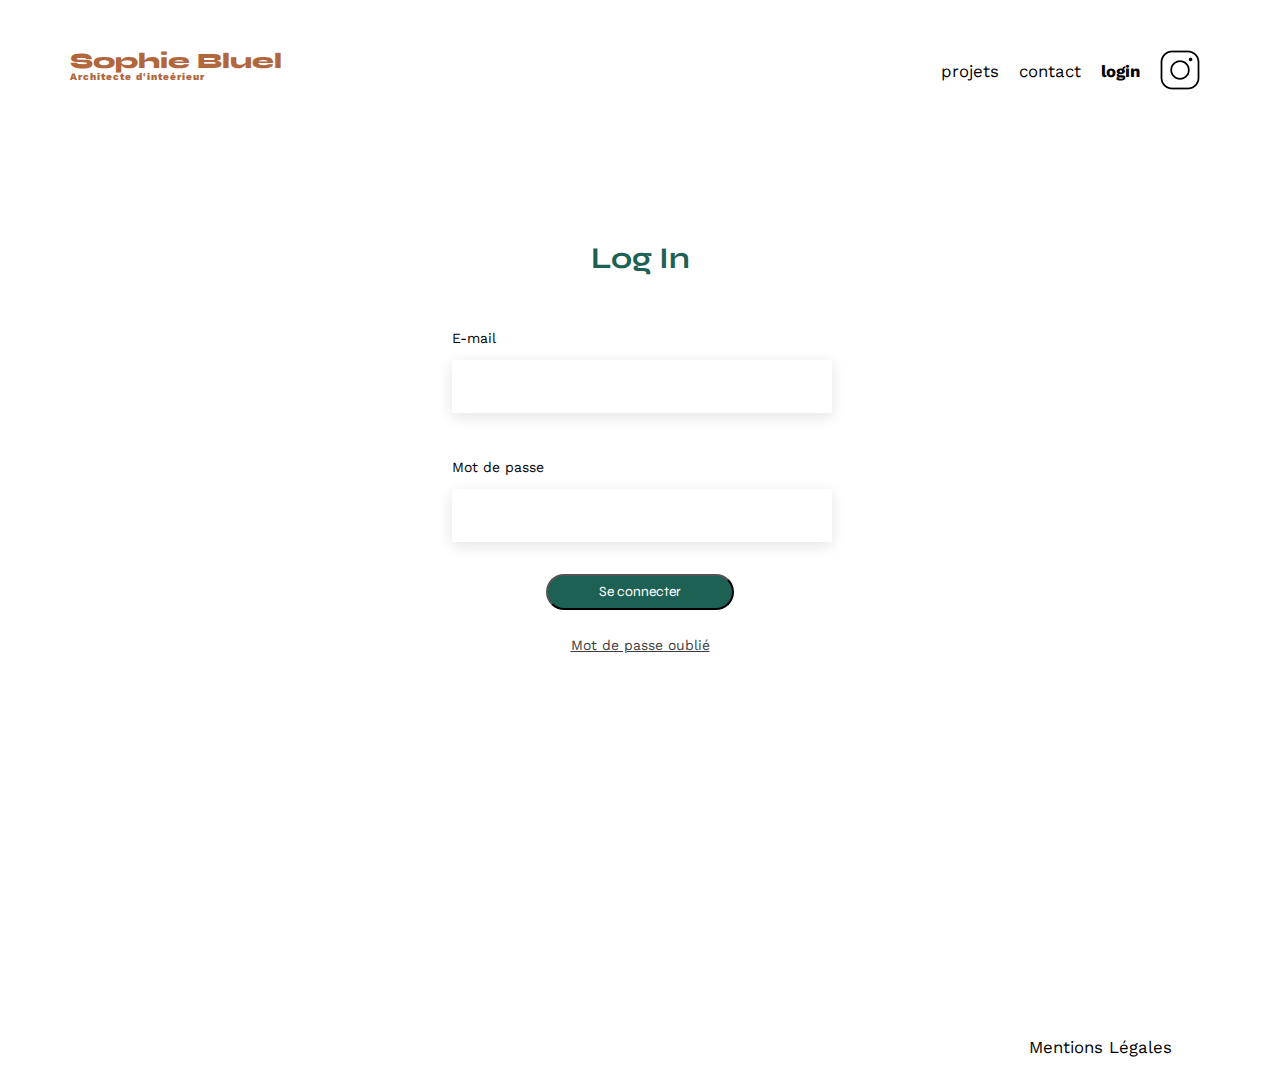
<file: FrontEnd/login.html>
<!DOCTYPE html>
<html lang="fr">
<head>
	<meta charset="UTF-8">
	<title>Sophie Bluel - Architecte d'intérieur</title>
	<meta name="viewport" content="width=device-width, initial-scale=1.0">
	<link rel="preconnect" href="https://fonts.googleapis.com">
	<link rel="preconnect" href="https://fonts.gstatic.com" crossorigin>
	<link href="https://fonts.googleapis.com/css2?family=Syne:wght@700;800&family=Work+Sans&display=swap" rel="stylesheet">
	<meta name="description" content="">
	<link rel="stylesheet" href="./assets/style.css">
</head>

<body>
<div id="bloc_page">
<header>
	<div class="separateurheader">
    <h1>Sophie Bluel <span>Architecte d'inteérieur</span></h1>
	<nav>
		<ul>
			<li>projets</li>
			<li>contact</li>
			<li class="gras">login</li>
			<li><img src="./assets/icons/instagram.png" alt="Instagram"></li>
		</ul>
	</nav>
</div>
</header>

<main>
    <div class="authentification">
        <h2>Log In</h2>
		<p id="erreur"></p>
        <div class="formulaire">
            <!-- <form method="POST" action="./assets/js/scriptlog.js" class="form"> -->
                <label for="email">E-mail</label><br>
               <input type="email" name="email" id="email"><br>
                <label for="mdp">Mot de passe</label><br>
               <input type="password" name="mdp" id="mdp">
            <!-- </form> -->
           <button id="btnValider">Se connecter</button>
        <div class="mdp-oubli">
            <a href="#">Mot de passe oublié</a>
        </div>
    </div>
</main>

<footer>
    <nav>
		<ul>
			<li>Mentions Légales</li>
		</ul>
	</nav>
</footer>
</div>
<script src="./assets/js/scriptlog.js"></script>
</body>

</html>
</file>
<file: FrontEnd/assets/style.css>
/* http://meyerweb.com/eric/tools/css/reset/
   v2.0 | 20110126
   License: none (public domain)
*/

html, body, div, span, applet, object, iframe,
h1, h2, h3, h4, h5, h6, p, blockquote, pre,
a, abbr, acronym, address, big, cite, code,
del, dfn, em, img, ins, kbd, q, s, samp,
small, strike, strong, sub, sup, tt, var,
b, u, i, center,
dl, dt, dd, ol, ul, li,
fieldset, form, label, legend,
table, caption, tbody, tfoot, thead, tr, th, td,
article, aside, canvas, details, embed,
figure, figcaption, footer, header, hgroup,
menu, nav, output, ruby, section, summary,
time, mark, audio, video {
	margin: 0;
	padding: 0;
	border: 0;
	font-size: 100%;
	font: inherit;
	vertical-align: baseline;
}
/* HTML5 display-role reset for older browsers */
article, aside, details, figcaption, figure,
footer, header, hgroup, menu, nav, section {
	display: block;
}
body {
	line-height: 1;
}
ol, ul {
	list-style: none;
}

a{
	text-decoration: none;
}
blockquote, q {
	quotes: none;
}
blockquote:before, blockquote:after,
q:before, q:after {
	content: '';
	content: none;
}
table {
	border-collapse: collapse;
	border-spacing: 0;
}
/** end reset css**/
/*body {
	max-width: 1140px;
	margin:auto;
	font-family: 'Work Sans' ;
	font-size: 14px;
}*/

#bloc_page{
	max-width: 1140px;
    margin: auto;
    font-family: 'Work Sans';
    font-size: 14px;
}
/*header {
	display: flex;
	justify-content: space-between;
	margin: 50px 0
}*/
section {
	margin: 50px 0
}

h1{
	display: flex;
	flex-direction: column;
	font-family: 'Syne';
	font-size: 22px;
	font-weight: 800;
	color: #B1663C
}

h1 > span {
	font-family: 'Work Sans';
	font-size:10px;
	letter-spacing: 0.1em;
;
}

h2{
	font-family: 'Syne';
	font-weight: 700;
	font-size: 30px;
	color: #1D6154
}
nav ul {
	display: flex;
	align-items: center;
	list-style-type: none;

}
nav li {
	padding: 0 10px;
	font-size: 1.2em;
}

li:hover {
	color: #B1663C;
}

#introduction {
	display: flex;
	align-items: center;
}
#introduction figure {
	flex: 1
}
#introduction img {
	display: block;
	margin: auto;
	width: 80%;
}

.sousportrait{
	margin: auto;
	width: 80%;
	margin-top: 15px;
	
}

.js-modal2, .js-modal1{
color: #000000;
}

#introduction article {
	flex: 1
}
#introduction h2 {
	margin-bottom: 1em;
	margin-top: 19px;
}

#introduction p {
	margin-bottom: 0.5em;
}
/*#portfolio h2 {
	text-align: center;
	margin-bottom: 1em;
}*/
.gallery {
	width: 100%;
	display: grid;
	grid-template-columns: 1fr 1fr 1fr;
	grid-column-gap: 20px;
	grid-row-gap: 20px;
}

.gallery img {
	width: 100%;

}
#contact {
	width: 50%;
margin: auto;
}
#contact > * {
	text-align: center;

}
#contact h2{
	margin-bottom: 20px;
}
#contact form {
	text-align: left;
	margin-top:30px;
	display: flex;
	flex-direction: column;
}

#contact input {
	height: 50px;
	font-size: 1.2em;
	border: none;
	box-shadow: 0px 4px 14px rgba(0, 0, 0, 0.09);
}
#contact label {
	margin: 2em 0 1em 0;
}
#contact textarea {
	border: none;
	box-shadow: 0px 4px 14px rgba(0, 0, 0, 0.09);
}

input[type="submit"]{
	font-family: 'Syne';
	font-weight: 700;
	color: white;
	background-color: #1D6154;
	margin : 2em auto ;
	width: 180px;
	text-align: center;
	border-radius: 60px ;
}

footer nav ul {
	display: flex;
	justify-content: flex-end;
	margin: 2em
}

.gras{
font-weight: bold;
}

.authentification{
	display: flex;
	align-items: center;
	flex-direction: column;
	margin: auto;
}

.authentification h2{
	margin: 100px 0px 37px 0px;
}

#erreur{
	margin-bottom: 20px;
	font-family: 'Syne';
	color: red;
}

label{
line-height: 16px;
color: #000000;
}

.formulaire{
	width: 33%;
	display: flex;
	flex-direction: column;
	
}

.formulaire input{
	width: 100%;
	height: 51px;
	margin-bottom: 32px;
	border: none;
	outline: none;
	box-shadow: 0px 4px 14px rgba(0, 0, 0, 0.11);
}

#btnValider{
	margin: auto;
	display: block;
	background: #1D6154;
	border-radius: 60px;
	width: 50%;
	height: 36px;
	font-family: 'Syne';
	font-size: 14px;
	color: #FFFFFF;
}

.mdp-oubli{
	margin: 28px 0px 359px 0px;
	text-align: center;
}

.mdp-oubli a{
	font-size: 14px;
	text-decoration-line: underline;
	color: #3D3D3D;
}

#portfolio button{
	border: 1px solid #1D6154;
	margin: 51px 0px 51px 0px;
	border-radius: 60px;
	font-family: 'Syne';
	font-size: 16px;
	color: #1D6154;
	height: 37px;
	padding: 0px 15px 0px 15px;
}

.toutBouton{
	display: flex;
	margin: auto;
	justify-content: space-between;
	width: 50%;
}

#portfolio button:focus{
	background: #1D6154;
	color: #FFFFFF;
}

.modal{
	position: fixed;
	top:0;
	left: 0;
	width: 100%;
	height: 100%;
	background:rgba(0, 0, 0, 0.3);
	display: flex;
	align-items: center;
	justify-content: center;
}

.modal-wrapper {
	background-color: #FFF;
	width: 35%;
	border-radius: 10px;
	/*height: 731px;*/
	height: 640px;
	/*overflow: auto;*/
}

.modifModal{
	display: flex;
	justify-content: center;
	align-items: center;
	margin-bottom: 50px;
	margin-top: 108px;
}

.modifModal a{
	padding-left: 57px;
	color: #000000;
}

.btnclosemodal{
display: flex;
justify-content: end;
margin: 20px 35px 0px 30px;
}

.js-retour-modal{
	margin-right: 85%;
	width:30px;
	height:30px;
	background-color:transparent;
	border:none;
}

.fa-xmark, .fa-arrow-left{
	font-size: 20px;
}

.modal-wrapper .js-modal-close{
	width: 30px;
	height: 30px;
	background-color:transparent;
	border:none;
}

.modal-wrapper h2{
	text-align: center;
	padding: 0px 0px 30px 0px;
}

.galleryModal{
	display: grid;
	grid-template-columns: 19% 19% 19% 19% 19%;
	column-gap: 10px;
	row-gap: 20px;
	justify-content: center;
	border-bottom: 1px solid #B3B3B3;
	/* padding-bottom: 46px; */
	width: 80%;
	margin: auto;
	grid-template-rows: 27% 27% 27%;
    height: 400px;
}

.modal-wrapper img{
	width: 100%;
	height: 100%;
}

.modal-wrapper figure{
	position: relative;
}

.btn-envoyer-photo {
	border: none;
	margin: auto;
	display: block;
	margin-top: 30px;
	background: #1D6154;
	border-radius: 60px;
	width: 35%;
	font-family: 'Syne';
	font-size: 14px;
	color: #FFFFFF;
	height: 36px;
	margin-bottom: 23px;
}

.modal-wrapper a{
	display: block;
	text-align: center;
	text-decoration: none;
	color: #D65353;
	font-family: 'Syne';
	font-size: 14px;
	padding-bottom: 48px;
}

.fa-trash-can{
	color: #FFFFFF;
	background-color: #000000;
	font-size: 10px;
	margin-left: 2px;
}

.fa-pen-to-square{
	margin-right: 10px;
}

.fa-arrows-up-down-left-right{
	color: #FFFFFF;
	background-color: #000000;
	font-size: 10px;
}

.blocpoubelle{
	background: transparent;
	border-radius: 2px;
	position: absolute;
	top: 5px;
	right: 5px;
	margin: auto;
	display: flex;
	justify-content: end;
	flex-direction: row-reverse;
	width: 100%;	
}

.formulaireModal{
	width: 70%;
	margin: auto;
	border-bottom: 1px solid #B3B3B3;
	padding-bottom: 47px;
}

.none {
    display: flex;
    flex-direction: column;
    text-align: center;
    align-items: center;
    justify-content: space-around;
    height: 100%;
	background-color:  #E8F1F7;
	width: 100%;
	margin-bottom: 30px;
  }


i.fa-image{
	font-size: 55px;
	margin: 27px 0px 20px 0px;
}

.momax{
	margin-bottom: 19px;
font-size: 10px;
color: #444444;
}

.visualisation{
    display: flex;
    justify-content: center;
	width: 100%;
    height: 169px;
    margin: auto;
	background-color:  #E8F1F7;
	color: #E8F1F7;
	margin-bottom: 30px;
  }

img.nouvellephoto{
	width: 35%;
}

#image_telechargé{display: none;}

.labelimage {
	background: #CBD6DC;
	border-radius: 50px;
    padding: 10px 15px;
    font-size: 0.8rem;
    width: 40%;
	font-size: 14px;
	color: #306685;
	display: flex;
	align-items: center;
	justify-content: center;
	margin-bottom: 10px;
    }

.labelmod{
	color: #3D3D3D;
}

select{
	width:100%;
	margin-top: 10px;
	height: 51px;
	box-shadow: 0px 4px 14px rgba(0, 0, 0, 0.09);
	border: none;
	outline: none;
}

.inputtitre{
	margin: 10px 0px 21px 0px;
	border: none;
	width: 100%;
	height: 51px;
	box-shadow: 0px 4px 14px rgba(0, 0, 0, 0.09);
	outline: none;
}

.btn-valider-photo{
	margin:auto;
	margin-top: 32px;
	margin-bottom: 55px;
	display: block;
	background: #A7A7A7;
border-radius: 60px;
height: 36px;
width: 35%;
color: white;
font-family: 'Syne';
font-size: 14px;
}

.bandenoir{
	width:100%;
	background-color: #000000;
	height: 59px;
	display: flex;
	justify-content: center;
	align-items: center;
}

.bandenoir p{
	color: #ffffff;
	margin-right: 21px;
}

.publier{
	background-color: #fff;
	color: #000000;
	border-radius: 60px;
	height: 38px;
	padding: 0px 15px 0px 15px;
	font-family: 'Work Sans';
font-size: 14px;
font-weight: bold;
}

.separateurheader{
	display: flex;
    justify-content: space-between;
    margin: 50px 0;
}

.separateurheader a{
	font-size: 16px;
	color: #000000;
}

.titreajoutphoto{
font-family: 'Work Sans';
font-weight: 400;
font-size: 26px;
color: #000000;
}
</file>
